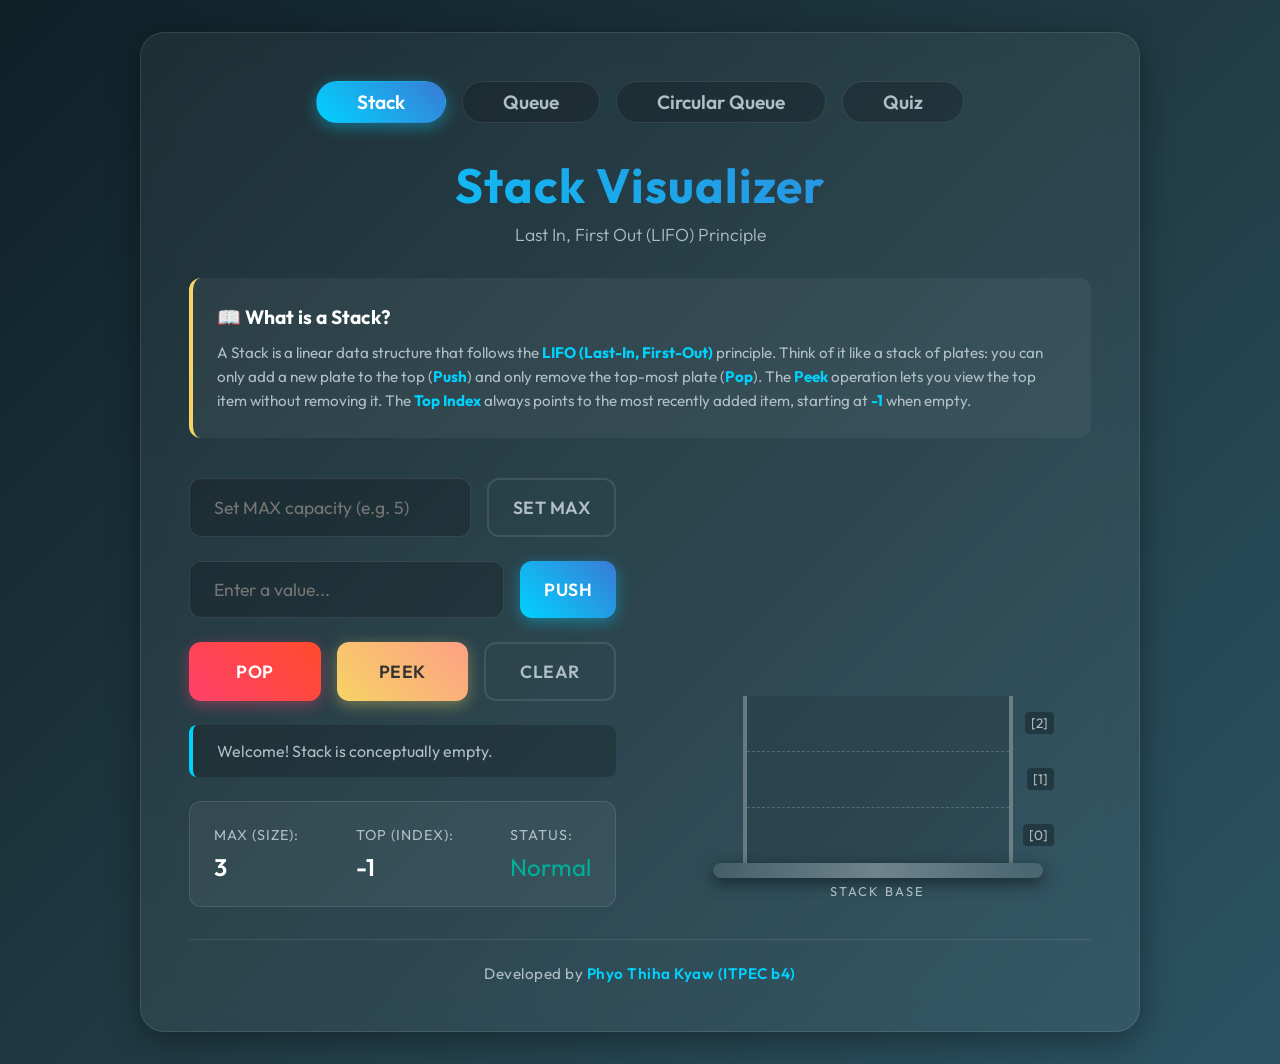
<file: index.html>
<!DOCTYPE html>
<html lang="en">
<head>
    <meta charset="UTF-8">
    <meta name="viewport" content="width=device-width, initial-scale=1.0">
    <title>Stack Data Structure Visualizer</title>
    <link rel="stylesheet" href="style.css">
    <link rel="stylesheet" href="queue.css">
    <link href="https://fonts.googleapis.com/css2?family=Outfit:wght@300;400;600&display=swap" rel="stylesheet">
</head>
<body>
    <div class="container">
        <nav class="nav-tab">
            <a href="index.html" class="nav-btn active">Stack</a>
            <a href="queue.html" class="nav-btn">Queue</a>
            <a href="circular-queue.html" class="nav-btn">Circular Queue</a>
            <a href="quiz.html" class="nav-btn">Quiz</a>
        </nav>
        
        <header>
            <h1>Stack Visualizer</h1>
            <p>Last In, First Out (LIFO) Principle</p>
        </header>

        <div class="theory-box">
            <h3>📖 What is a Stack?</h3>
            <p>A Stack is a linear data structure that follows the <strong>LIFO (Last-In, First-Out)</strong> principle. Think of it like a stack of plates: you can only add a new plate to the top (<strong>Push</strong>) and only remove the top-most plate (<strong>Pop</strong>). The <strong>Peek</strong> operation lets you view the top item without removing it. The <strong>Top Index</strong> always points to the most recently added item, starting at <strong>-1</strong> when empty.</p>
        </div>

        <main>
            <div class="controls-panel">
                <div class="input-group">
                    <input type="number" id="max-input" placeholder="Set MAX capacity (e.g. 5)" min="1" max="15" autocomplete="off">
                    <button id="set-max-btn" class="btn outline">Set MAX</button>
                </div>

                <div class="input-group">
                    <input type="text" id="item-input" placeholder="Enter a value..." autocomplete="off">
                    <button id="push-btn" class="btn primary">Push</button>
                </div>
                
                <div class="action-buttons">
                    <button id="pop-btn" class="btn danger">Pop</button>
                    <button id="peek-btn" class="btn secondary">Peek</button>
                    <button id="clear-btn" class="btn outline">Clear</button>
                </div>
                
                <div class="message-box" id="message-box">
                    Welcome! Stack is conceptually empty.
                </div>
                
                <div class="info-panel">
                    <div class="info-item">
                        <span class="label">MAX (Size):</span>
                        <span id="max-info" class="value">3</span>
                    </div>
                    <div class="info-item">
                        <span class="label">TOP (Index):</span>
                        <span id="top-index" class="value">-1</span>
                    </div>
                    <div class="info-item">
                        <span class="label">Status:</span>
                        <span id="status-info" class="value" style="color: #00b09b;">Normal</span>
                    </div>
                </div>
            </div>

            <div class="stack-display">
                <div class="stack-wrapper">
                    <!-- The items container -->
                    <div class="stack-container" id="stack-container">
                        <!-- Stack compartments will be dynamically injected here -->
                    </div>
                    <div class="stack-base">
                        <span>Stack Base</span>
                    </div>
                </div>
            </div>
        </main>
        
        <footer class="credit-footer">
            Developed by <strong>Phyo Thiha Kyaw (ITPEC b4)</strong>
        </footer>
    </div>
    
    <script src="script.js"></script>
</body>
</html>
</file>
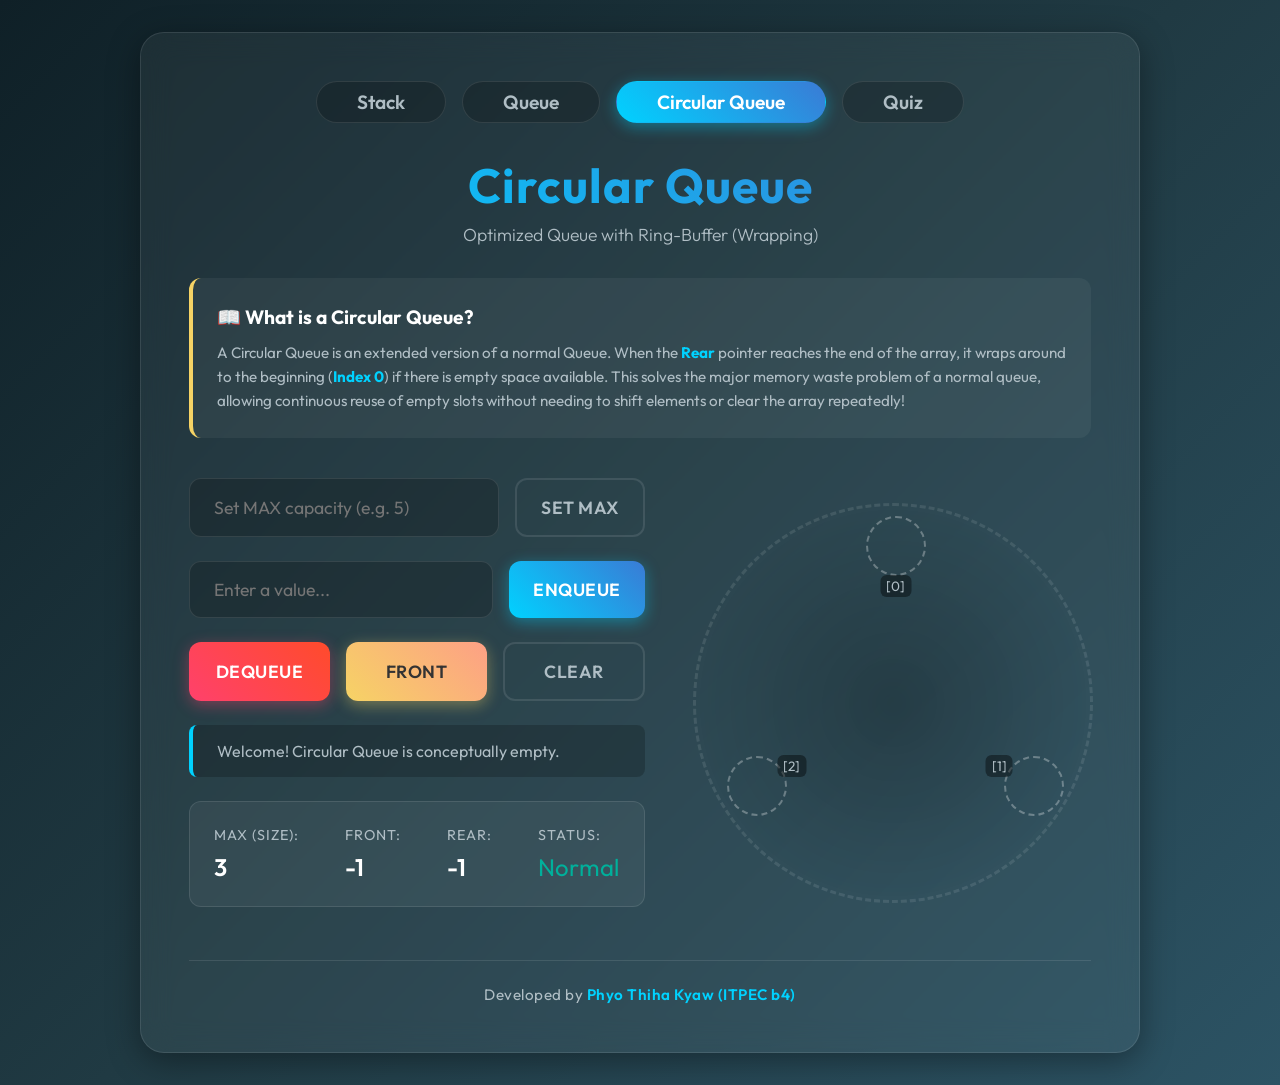
<file: circular-queue.html>
<!DOCTYPE html>
<html lang="en">
<head>
    <meta charset="UTF-8">
    <meta name="viewport" content="width=device-width, initial-scale=1.0">
    <title>Circular Queue Data Structure Visualizer</title>
    <link rel="stylesheet" href="style.css">
    <link rel="stylesheet" href="queue.css">
    <link rel="stylesheet" href="circular-queue.css">
    <link href="https://fonts.googleapis.com/css2?family=Outfit:wght@300;400;600&display=swap" rel="stylesheet">
</head>
<body>
    <div class="container">
        <nav class="nav-tab">
            <a href="index.html" class="nav-btn">Stack</a>
            <a href="queue.html" class="nav-btn">Queue</a>
            <a href="circular-queue.html" class="nav-btn active">Circular Queue</a>
            <a href="quiz.html" class="nav-btn">Quiz</a>
        </nav>
        
        <header>
            <h1>Circular Queue</h1>
            <p>Optimized Queue with Ring-Buffer (Wrapping)</p>
        </header>

        <div class="theory-box">
            <h3>📖 What is a Circular Queue?</h3>
            <p>A Circular Queue is an extended version of a normal Queue. When the <strong>Rear</strong> pointer reaches the end of the array, it wraps around to the beginning (<strong>Index 0</strong>) if there is empty space available. This solves the major memory waste problem of a normal queue, allowing continuous reuse of empty slots without needing to shift elements or clear the array repeatedly!</p>
        </div>

        <main>
            <div class="controls-panel">
                <div class="input-group">
                    <input type="number" id="max-input" placeholder="Set MAX capacity (e.g. 5)" min="1" max="15" autocomplete="off">
                    <button id="set-max-btn" class="btn outline">Set MAX</button>
                </div>

                <div class="input-group">
                    <input type="text" id="item-input" placeholder="Enter a value..." autocomplete="off">
                    <button id="enqueue-btn" class="btn primary">Enqueue</button>
                </div>
                
                <div class="action-buttons">
                    <button id="dequeue-btn" class="btn danger">Dequeue</button>
                    <button id="peek-btn" class="btn secondary">Front</button>
                    <button id="clear-btn" class="btn outline">Clear</button>
                </div>
                
                <div class="message-box" id="message-box">
                    Welcome! Circular Queue is conceptually empty.
                </div>
                
                <div class="info-panel">
                    <div class="info-item">
                        <span class="label">MAX (Size):</span>
                        <span id="max-info" class="value">3</span>
                    </div>
                    <div class="info-item">
                        <span class="label">FRONT:</span>
                        <span id="front-index" class="value">-1</span>
                    </div>
                    <div class="info-item">
                        <span class="label">REAR:</span>
                        <span id="rear-index" class="value">-1</span>
                    </div>
                    <div class="info-item">
                        <span class="label">Status:</span>
                        <span id="status-info" class="value" style="color: #00b09b;">Normal</span>
                    </div>
                </div>
            </div>

            <div class="cq-display">
                <div class="cq-wrapper">
                    <!-- The items container -->
                    <div class="cq-container" id="queue-container">
                        <!-- Queue compartments will be dynamically injected here -->
                    </div>
                </div>
            </div>
        </main>
        
        <footer class="credit-footer">
            Developed by <strong>Phyo Thiha Kyaw (ITPEC b4)</strong>
        </footer>
    </div>
    
    <script src="circular-queue.js"></script>
</body>
</html>
</file>
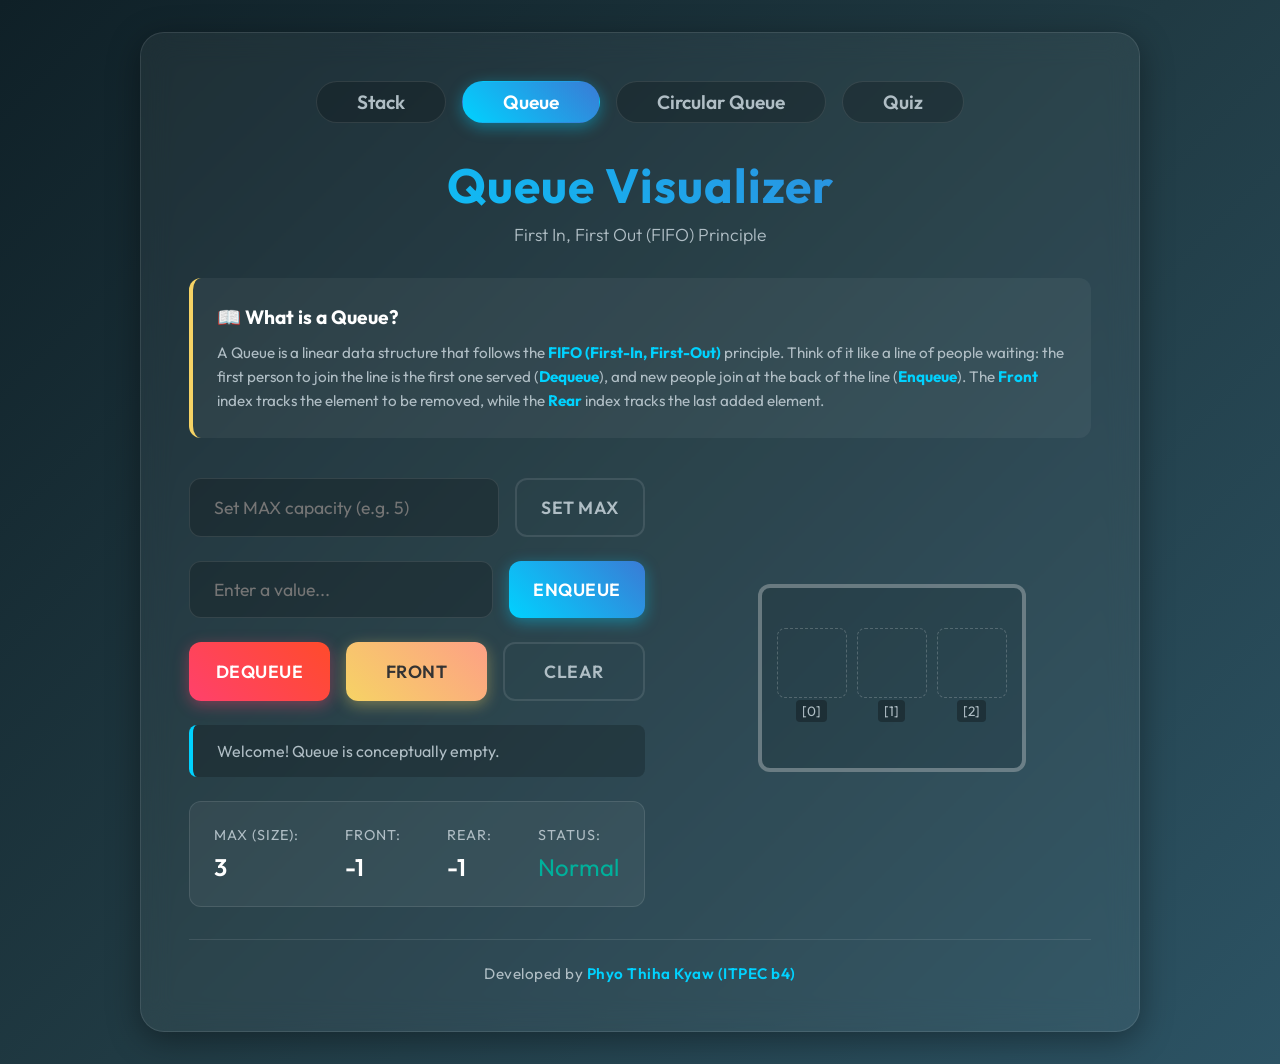
<file: queue.html>
<!DOCTYPE html>
<html lang="en">
<head>
    <meta charset="UTF-8">
    <meta name="viewport" content="width=device-width, initial-scale=1.0">
    <title>Queue Data Structure Visualizer</title>
    <link rel="stylesheet" href="style.css">
    <link rel="stylesheet" href="queue.css">
    <link href="https://fonts.googleapis.com/css2?family=Outfit:wght@300;400;600&display=swap" rel="stylesheet">
</head>
<body>
    <div class="container">
        <nav class="nav-tab">
            <a href="index.html" class="nav-btn">Stack</a>
            <a href="queue.html" class="nav-btn active">Queue</a>
            <a href="circular-queue.html" class="nav-btn">Circular Queue</a>
            <a href="quiz.html" class="nav-btn">Quiz</a>
        </nav>
        
        <header>
            <h1>Queue Visualizer</h1>
            <p>First In, First Out (FIFO) Principle</p>
        </header>

        <div class="theory-box">
            <h3>📖 What is a Queue?</h3>
            <p>A Queue is a linear data structure that follows the <strong>FIFO (First-In, First-Out)</strong> principle. Think of it like a line of people waiting: the first person to join the line is the first one served (<strong>Dequeue</strong>), and new people join at the back of the line (<strong>Enqueue</strong>). The <strong>Front</strong> index tracks the element to be removed, while the <strong>Rear</strong> index tracks the last added element.</p>
        </div>

        <main>
            <div class="controls-panel">
                <div class="input-group">
                    <input type="number" id="max-input" placeholder="Set MAX capacity (e.g. 5)" min="1" max="15" autocomplete="off">
                    <button id="set-max-btn" class="btn outline">Set MAX</button>
                </div>

                <div class="input-group">
                    <input type="text" id="item-input" placeholder="Enter a value..." autocomplete="off">
                    <button id="enqueue-btn" class="btn primary">Enqueue</button>
                </div>
                
                <div class="action-buttons">
                    <button id="dequeue-btn" class="btn danger">Dequeue</button>
                    <button id="peek-btn" class="btn secondary">Front</button>
                    <button id="clear-btn" class="btn outline">Clear</button>
                </div>
                
                <div class="message-box" id="message-box">
                    Welcome! Queue is conceptually empty.
                </div>
                
                <div class="info-panel">
                    <div class="info-item">
                        <span class="label">MAX (Size):</span>
                        <span id="max-info" class="value">3</span>
                    </div>
                    <div class="info-item">
                        <span class="label">FRONT:</span>
                        <span id="front-index" class="value">-1</span>
                    </div>
                    <div class="info-item">
                        <span class="label">REAR:</span>
                        <span id="rear-index" class="value">-1</span>
                    </div>
                    <div class="info-item">
                        <span class="label">Status:</span>
                        <span id="status-info" class="value" style="color: #00b09b;">Normal</span>
                    </div>
                </div>
            </div>

            <div class="queue-display">
                <div class="queue-wrapper">
                    <!-- The items container -->
                    <div class="queue-container" id="queue-container">
                        <!-- Queue compartments will be dynamically injected here -->
                    </div>
                </div>
            </div>
        </main>
        
        <footer class="credit-footer">
            Developed by <strong>Phyo Thiha Kyaw (ITPEC b4)</strong>
        </footer>
    </div>
    
    <script src="queue.js"></script>
</body>
</html>
</file>
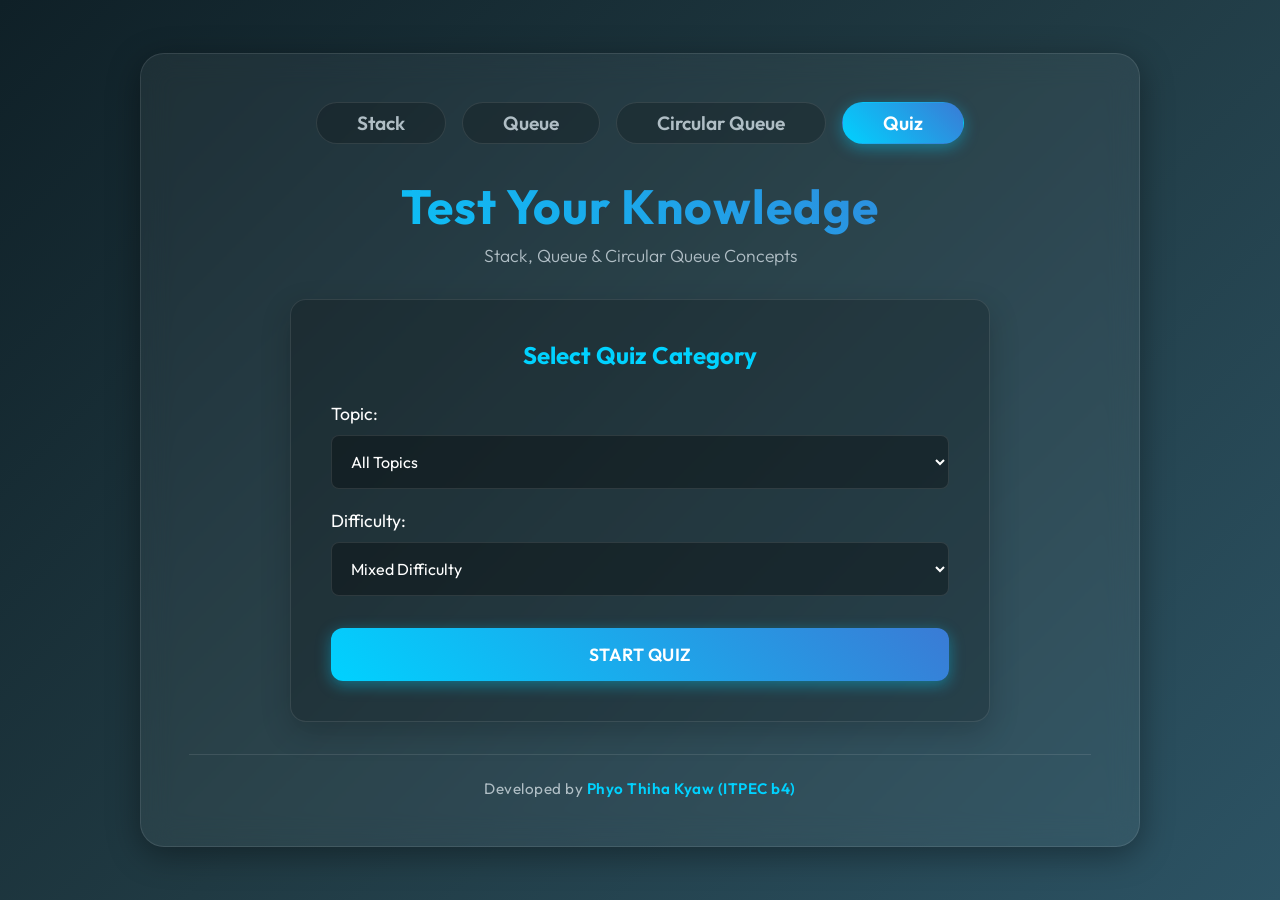
<file: quiz.html>
<!DOCTYPE html>
<html lang="en">
<head>
    <meta charset="UTF-8">
    <meta name="viewport" content="width=device-width, initial-scale=1.0">
    <title>Data Structures Quiz</title>
    <link rel="stylesheet" href="style.css">
    <link rel="stylesheet" href="queue.css">
    <link rel="stylesheet" href="quiz.css">
    <link href="https://fonts.googleapis.com/css2?family=Outfit:wght@300;400;600&display=swap" rel="stylesheet">
</head>
<body>
    <div class="container">
        <nav class="nav-tab">
            <a href="index.html" class="nav-btn">Stack</a>
            <a href="queue.html" class="nav-btn">Queue</a>
            <a href="circular-queue.html" class="nav-btn">Circular Queue</a>
            <a href="quiz.html" class="nav-btn active">Quiz</a>
        </nav>
        
        <header>
            <h1>Test Your Knowledge</h1>
            <p>Stack, Queue & Circular Queue Concepts</p>
        </header>

        <main class="quiz-main">
            <div id="setup-container" class="quiz-box">
                <h2 style="margin-bottom: 2rem; color: var(--primary); text-align: center;">Select Quiz Category</h2>
                <div class="category-selectors" style="display:flex; flex-direction:column; gap:20px; margin-bottom: 2rem;">
                    <div>
                        <label style="color:var(--text); margin-bottom:10px; display:block; font-size: 1.1rem;">Topic:</label>
                        <select id="topic-select" class="input-field" style="width:100%; padding: 15px; border-radius: 8px; background: rgba(0,0,0,0.3); color: white; border: 1px solid var(--glass-border); font-family: 'Outfit', sans-serif; font-size: 1rem;">
                            <option value="All">All Topics</option>
                            <option value="Stack">Stack</option>
                            <option value="Queue">Queue</option>
                            <option value="Circular Queue">Circular Queue</option>
                        </select>
                    </div>
                    <div>
                        <label style="color:var(--text); margin-bottom:10px; display:block; font-size: 1.1rem;">Difficulty:</label>
                        <select id="difficulty-select" class="input-field" style="width:100%; padding: 15px; border-radius: 8px; background: rgba(0,0,0,0.3); color: white; border: 1px solid var(--glass-border); font-family: 'Outfit', sans-serif; font-size: 1rem;">
                            <option value="All">Mixed Difficulty</option>
                            <option value="Basic">Basic</option>
                            <option value="Intermediate">Intermediate</option>
                            <option value="Advanced">Advanced</option>
                        </select>
                    </div>
                </div>
                <button id="start-btn" class="btn primary" style="width:100%; padding: 15px; font-size: 1.1rem;">Start Quiz</button>
            </div>
            
            <div id="quiz-container" class="quiz-box hidden">
                <div class="quiz-header">
                    <span id="question-count">Question 1 of 5</span>
                    <span id="question-badge" style="background: var(--primary); padding: 4px 12px; border-radius: 12px; font-size: 0.85rem; font-weight: bold; color: white;">Basic | Stack</span>
                    <span id="score">Score: 0</span>
                </div>
                
                <div class="question-section">
                    <h2 id="question-text">What principle does a Stack follow?</h2>
                </div>
                
                <div class="options-section" id="options">
                    <!-- Options will be injected here -->
                </div>
                
                <div class="quiz-footer">
                    <button id="next-btn" class="btn primary hidden">Next Question</button>
                </div>
            </div>

            <div id="result-container" class="quiz-box hidden">
                <h2 id="result-title">Quiz Completed!</h2>
                <div class="score-display">
                    <div class="score-circle">
                        <span id="final-score">5/5</span>
                    </div>
                </div>
                <p id="result-message">Perfect score! You are a Data Structures master!</p>
                <div class="quiz-footer">
                    <button id="restart-btn" class="btn primary" style="width:100%">Restart Quiz</button>
                </div>
            </div>
        </main>
        
        <footer class="credit-footer">
            Developed by <strong>Phyo Thiha Kyaw (ITPEC b4)</strong>
        </footer>
    </div>
    
    <script src="quiz.js"></script>
</body>
</html>
</file>
<file: style.css>
:root {
    --bg-gradient: linear-gradient(135deg, #0f2027, #203a43, #2c5364);
    --glass-bg: rgba(255, 255, 255, 0.05);
    --glass-border: rgba(255, 255, 255, 0.1);
    --glass-shadow: 0 8px 32px 0 rgba(0, 0, 0, 0.37);
    --primary: #00d2ff;
    --primary-hover: #3a7bd5;
    --danger: #ff416c;
    --danger-hover: #ff4b2b;
    --secondary: #f6d365;
    --secondary-hover: #fda085;
    --text: #ffffff;
    --text-muted: #b0bec5;
    --item-bg: linear-gradient(90deg, #1cb5e0, #000851);
    --item-border: rgba(255, 255, 255, 0.2);
}

* {
    margin: 0;
    padding: 0;
    box-sizing: border-box;
    font-family: 'Outfit', sans-serif;
}

body {
    background: var(--bg-gradient);
    color: var(--text);
    min-height: 100vh;
    display: flex;
    justify-content: center;
    align-items: center;
    overflow-x: hidden;
    padding: 2rem 0;
}

.container {
    width: 95%;
    max-width: 1000px;
    background: var(--glass-bg);
    backdrop-filter: blur(15px);
    -webkit-backdrop-filter: blur(15px);
    border: 1px solid var(--glass-border);
    border-radius: 24px;
    padding: 3rem;
    box-shadow: var(--glass-shadow);
}

header {
    text-align: center;
    margin-bottom: 2rem;
}

h1 {
    font-size: 3rem;
    background: linear-gradient(45deg, var(--primary), var(--primary-hover));
    -webkit-background-clip: text;
    background-clip: text;
    -webkit-text-fill-color: transparent;
    margin-bottom: 0.5rem;
    letter-spacing: 1px;
}

header p {
    color: var(--text-muted);
    font-size: 1.1rem;
    font-weight: 300;
}

/* Theory Box */
.theory-box {
    background: rgba(255, 255, 255, 0.05);
    border-left: 4px solid var(--secondary);
    padding: 1.5rem;
    border-radius: 12px;
    margin-bottom: 2.5rem;
    font-size: 0.95rem;
    line-height: 1.6;
    color: var(--text-muted);
}

.theory-box h3 {
    color: var(--text);
    margin-bottom: 0.5rem;
    font-size: 1.2rem;
    display: flex;
    align-items: center;
    gap: 0.5rem;
}

.theory-box strong {
    color: var(--primary);
}

main {
    display: grid;
    grid-template-columns: 1fr 1fr;
    gap: 3rem;
    align-items: flex-start;
}

/* Controls Panel */
.controls-panel {
    display: flex;
    flex-direction: column;
    gap: 1.5rem;
}

.input-group {
    display: flex;
    gap: 1rem;
}

input[type="text"], input[type="number"] {
    flex: 1;
    padding: 1rem 1.5rem;
    border-radius: 12px;
    border: 1px solid var(--glass-border);
    background: rgba(0, 0, 0, 0.2);
    color: var(--text);
    font-size: 1.1rem;
    outline: none;
    transition: all 0.3s ease;
}

input[type="text"]:focus, input[type="number"]:focus {
    border-color: var(--primary);
    box-shadow: 0 0 15px rgba(0, 210, 255, 0.3);
}

.btn {
    padding: 1rem 1.5rem;
    border-radius: 12px;
    border: none;
    font-size: 1.1rem;
    font-weight: 600;
    cursor: pointer;
    transition: transform 0.2s ease, box-shadow 0.2s ease, filter 0.2s ease;
    color: white;
    text-transform: uppercase;
    letter-spacing: 0.5px;
}

.btn:active {
    transform: scale(0.95);
}

.primary {
    background: linear-gradient(45deg, var(--primary), var(--primary-hover));
    box-shadow: 0 4px 15px rgba(0, 210, 255, 0.4);
}

.primary:hover {
    filter: brightness(1.1);
}

.action-buttons {
    display: grid;
    grid-template-columns: repeat(3, 1fr);
    gap: 1rem;
}

.danger {
    background: linear-gradient(45deg, var(--danger), var(--danger-hover));
    box-shadow: 0 4px 15px rgba(255, 65, 108, 0.4);
}
.danger:hover { filter: brightness(1.1); }

.secondary {
    background: linear-gradient(45deg, var(--secondary), var(--secondary-hover));
    box-shadow: 0 4px 15px rgba(246, 211, 101, 0.4);
    color: #333;
}
.secondary:hover { filter: brightness(1.1); }

.outline {
    background: transparent;
    border: 2px solid var(--glass-border);
    color: var(--text-muted);
}
.outline:hover {
    border-color: var(--text);
    color: var(--text);
}

/* Info and Messages */
.message-box {
    background: rgba(0, 0, 0, 0.2);
    border-left: 4px solid var(--primary);
    padding: 1rem 1.5rem;
    border-radius: 8px;
    font-size: 1rem;
    color: var(--text-muted);
    min-height: 3rem;
    display: flex;
    align-items: center;
    transition: all 0.3s ease;
}

.message-box.error {
    border-left-color: var(--danger);
    color: #ff8a8a;
}

.message-box.success {
    border-left-color: #00b09b;
    color: #a8ffb5;
}

.info-panel {
    display: flex;
    justify-content: space-between;
    background: var(--glass-bg);
    border: 1px solid var(--glass-border);
    padding: 1.5rem;
    border-radius: 12px;
}

.info-item {
    display: flex;
    flex-direction: column;
    gap: 0.5rem;
}

.label {
    font-size: 0.9rem;
    color: var(--text-muted);
    text-transform: uppercase;
    letter-spacing: 1px;
}

.value {
    font-size: 1.5rem;
    font-weight: 600;
    color: var(--text);
}

/* Stack Display */
.stack-display {
    display: flex;
    justify-content: center;
    align-items: flex-end; /* Align to the floor */
    min-height: 400px;
}

.stack-wrapper {
    width: 300px;
    display: flex;
    flex-direction: column;
    align-items: center;
}

.stack-base {
    width: 110%;
    height: 15px;
    background: linear-gradient(90deg, rgba(255,255,255,0.1), rgba(255,255,255,0.3), rgba(255,255,255,0.1));
    border-radius: 10px;
    display: flex;
    justify-content: center;
    align-items: center;
    box-shadow: 0 5px 15px rgba(0,0,0,0.5);
    position: relative;
    z-index: 2;
}

.stack-base span {
    position: absolute;
    top: 20px;
    font-size: 0.8rem;
    color: var(--text-muted);
    text-transform: uppercase;
    letter-spacing: 2px;
}

.stack-container {
    width: 90%;
    display: flex;
    flex-direction: column-reverse; /* Slots stack bottom to top! */
    align-items: center;
    border-left: 4px solid rgba(255, 255, 255, 0.3);
    border-right: 4px solid rgba(255, 255, 255, 0.3);
    border-bottom: 0;
    border-top: 0;
    transition: all 0.3s;
    background: rgba(0,0,0,0.1); /* Slight indent for compartments */
}

/* Stack Compartments */
.stack-slot {
    width: 100%;
    min-height: 55px; /* height of a compartment */
    border-bottom: 1px dashed rgba(255,255,255,0.2);
    display: flex;
    align-items: center;
    position: relative;
    padding: 0;
}

.stack-slot:first-child {
    border-bottom: none;
}

.slot-index {
    position: absolute;
    right: -45px; /* Array index on the right outside */
    color: var(--text-muted);
    font-size: 0.85rem;
    background: rgba(0,0,0,0.3);
    padding: 2px 6px;
    border-radius: 4px;
}

.slot-content {
    flex: 1;
    display: flex;
    justify-content: center;
    align-items: center;
    min-height: 55px;
}

/* Redefine stack item to just fill inside the slot-content */
.stack-item {
    width: 96%;
    padding: 0.6rem;
    background: var(--item-bg);
    border: 1px solid var(--item-border);
    border-radius: 6px;
    text-align: center;
    font-weight: 600;
    font-size: 1.1rem;
    box-shadow: 0 4px 10px rgba(0,0,0,0.3);
    /* Animation base */
    opacity: 0;
    animation: dropIn 0.5s cubic-bezier(0.34, 1.56, 0.64, 1) forwards;
}

/* Top pointer */
.stack-slot.active-top::before {
    content: 'TOP ➔';
    position: absolute;
    left: -85px; /* Left of the box */
    top: 50%;
    transform: translateY(-50%);
    color: var(--primary);
    font-weight: 800;
    font-size: 1.1rem;
    white-space: nowrap;
    animation: pointRight 0.8s infinite alternate;
}

@keyframes pointRight {
    from { transform: translate(-10px, -50%); }
    to { transform: translate(0, -50%); }
}

.stack-item.popping {
    animation: popOutTop 0.45s cubic-bezier(0.36, 0, 0.66, -0.56) forwards;
}

.stack-item.peeking {
    animation: pulse 1s infinite alternate;
    border: 2px solid var(--secondary);
}

@keyframes dropIn {
    0% {
        opacity: 0;
        transform: translateY(-350px);
    }
    40% {
        opacity: 1;
    }
    100% {
        opacity: 1;
        transform: translateY(0);
    }
}

@keyframes popOutTop {
    0% {
        opacity: 1;
        transform: translateY(0);
    }
    100% {
        opacity: 0;
        transform: translateY(-350px);
    }
}

@keyframes pulse {
    from { box-shadow: 0 0 10px rgba(246, 211, 101, 0.2); }
    to { box-shadow: 0 0 20px rgba(246, 211, 101, 0.8); }
}

/* Credit Footer */
.credit-footer {
    text-align: center;
    margin-top: 2rem;
    font-size: 0.95rem;
    color: var(--text-muted);
    letter-spacing: 0.5px;
    border-top: 1px solid var(--glass-border);
    padding-top: 1.5rem;
}

.credit-footer strong {
    color: var(--primary);
    font-weight: 600;
}

/* Responsive */
/* Responsive */
@media (max-width: 768px) {
    .container {
        width: 100%;
        padding: 1rem;
        border-radius: 0;
        border: none;
        box-shadow: none;
    }
    main {
        display: flex;
        flex-direction: row;
        align-items: flex-start;
        gap: 0.5rem;
    }
    .controls-panel {
        flex: 1.25;
    }
    .stack-display {
        flex: 1;
        min-height: 250px;
        margin-top: 0;
    }
    h1 {
        font-size: 2rem;
    }
    .info-panel {
        flex-direction: column;
        align-items: flex-start;
        gap: 0.8rem;
        padding: 0.8rem;
    }
    .label { font-size: 0.75rem; }
    .value { font-size: 1.2rem; }
    .action-buttons {
        grid-template-columns: 1fr;
    }
    .input-group {
        flex-direction: column;
        gap: 0.5rem;
    }
    input[type="text"], input[type="number"], .btn {
        padding: 0.6rem;
        font-size: 0.9rem;
    }
    .stack-wrapper {
        width: 105px;
    }
    .stack-item {
        padding: 0.3rem;
        font-size: 0.9rem;
    }
    .stack-slot.active-top::before {
        left: -38px;
        font-size: 0.7rem;
        content: 'TOP ➔';
    }
    .slot-index {
        right: -25px;
        font-size: 0.7rem;
        padding: 2px 4px;
    }
    .theory-box {
        padding: 1rem;
        margin-bottom: 1.5rem;
    }
}

@media (max-width: 400px) {
    main { gap: 0.2rem; }
    .controls-panel { flex: 1.4; }
    .stack-display { flex: 0.8; }
    .stack-wrapper { width: 85px; }
    .stack-slot.active-top::before {
        left: -32px;
        font-size: 0.6rem;
    }
    .slot-index {
        right: -20px;
        font-size: 0.6rem;
    }
}
</file>
<file: queue.css>
/* Navigation Tab */
.nav-tab {
    display: flex;
    justify-content: center;
    gap: 1rem;
    margin-bottom: 2rem;
}

.nav-btn {
    text-decoration: none;
    color: var(--text-muted);
    font-size: 1.2rem;
    font-weight: 600;
    padding: 0.5rem 2.5rem;
    border-radius: 30px;
    background: rgba(0, 0, 0, 0.2);
    transition: all 0.3s ease;
    border: 1px solid var(--glass-border);
}

.nav-btn:hover {
    color: var(--text);
    background: rgba(255, 255, 255, 0.1);
}

.nav-btn.active {
    background: linear-gradient(45deg, var(--primary), var(--primary-hover));
    color: white;
    box-shadow: 0 4px 15px rgba(0, 210, 255, 0.4);
    border-color: transparent;
}

/* Queue Specific Styles */
.queue-display {
    display: flex;
    justify-content: center;
    align-items: center;
    min-height: 400px;
    width: 100%;
}

.queue-wrapper {
    display: flex;
    flex-direction: column;
    align-items: center;
    width: 100%;
    max-width: 100%;
}

.queue-container {
    display: flex;
    flex-direction: row;
    align-items: center;
    background: rgba(0, 0, 0, 0.1);
    border: 4px solid rgba(255, 255, 255, 0.3);
    border-radius: 12px;
    padding: 40px 15px 70px 15px;
    /* enough space for pointers (top and bottom) */
    gap: 10px;
    min-height: 120px;
    max-width: 100%;
    overflow-x: auto;
    overflow-y: hidden;
}

/* Scrollbar for Queue Container */
.queue-container::-webkit-scrollbar {
    height: 8px;
}

.queue-container::-webkit-scrollbar-track {
    background: rgba(0, 0, 0, 0.1);
    border-radius: 4px;
}

.queue-container::-webkit-scrollbar-thumb {
    background: rgba(255, 255, 255, 0.3);
    border-radius: 4px;
}

.queue-slot {
    width: 70px;
    min-width: 70px;
    height: 70px;
    border: 1px dashed rgba(255, 255, 255, 0.2);
    display: flex;
    justify-content: center;
    align-items: center;
    position: relative;
    border-radius: 8px;
}

.queue-slot-index {
    position: absolute;
    bottom: -25px;
    color: var(--text-muted);
    font-size: 0.85rem;
    background: rgba(0, 0, 0, 0.3);
    padding: 2px 6px;
    border-radius: 4px;
}

.queue-pointer {
    position: absolute;
    top: -28px;
    font-size: 0.8rem;
    font-weight: 800;
    white-space: nowrap;
    text-align: center;
    padding: 2px 6px;
    border-radius: 4px;
    background: rgba(0, 0, 0, 0.6);
    z-index: 10;
    transition: all 0.3s;
}

.queue-pointer.front-ptr {
    color: var(--danger);
}

.queue-pointer.rear-ptr {
    color: var(--primary);
    top: auto;
    bottom: -55px;
    /* Rear at bottom, Front at top */
}

.slot-content {
    width: 100%;
    height: 100%;
}

.queue-item {
    width: 100%;
    height: 100%;
    display: flex;
    justify-content: center;
    align-items: center;
    background: var(--item-bg);
    border: 1px solid var(--item-border);
    border-radius: 6px;
    font-weight: 600;
    font-size: 1.1rem;
    box-shadow: 0 4px 10px rgba(0, 0, 0, 0.3);
    opacity: 0;
    animation: slideInRight 0.5s cubic-bezier(0.34, 1.56, 0.64, 1) forwards;
}

.queue-item.dequeuing {
    animation: slideOutLeft 0.45s cubic-bezier(0.36, 0, 0.66, -0.56) forwards;
}

.queue-item.peeking {
    animation: pulse 1s infinite alternate;
    border: 2px solid var(--secondary);
}

@keyframes slideInRight {
    0% {
        opacity: 0;
        transform: translateX(100px);
    }

    100% {
        opacity: 1;
        transform: translateX(0);
    }
}

@keyframes slideOutLeft {
    0% {
        opacity: 1;
        transform: translateX(0);
    }

    100% {
        opacity: 0;
        transform: translateX(-100px);
    }
}

@media (max-width: 768px) {
    .nav-tab {
        flex-wrap: wrap;
        gap: 0.5rem;
    }

    .nav-btn {
        flex: 1 1 40%;
        text-align: center;
        padding: 0.6rem;
        font-size: 0.9rem;
    }

    main {
        display: flex;
        flex-direction: column;
        gap: 1rem;
    }

    .queue-display {
        min-height: 200px;
        order: 2;
        /* below controls */
        padding-top: 1rem;
    }

    .controls-panel {
        order: 1;
        flex: unset;
        width: 100%;
    }

    .queue-container {
        padding: 30px 10px 55px 10px;
        gap: 5px;
    }

    .queue-slot {
        width: 55px;
        min-width: 55px;
        height: 55px;
    }

    .queue-item {
        font-size: 0.95rem;
    }

    .queue-pointer {
        font-size: 0.65rem;
    }

    .queue-pointer.front-ptr {
        top: -24px;
    }

    .queue-pointer.rear-ptr {
        bottom: -45px;
    }
}
</file>
<file: circular-queue.css>
/* Circular Queue Specific Styles */
.cq-display {
    display: flex;
    justify-content: center;
    align-items: center;
    min-height: 450px;
    width: 100%;
}

.cq-container {
    position: relative;
    width: 400px;
    height: 400px;
    border-radius: 50%;
    /* Optional: a faint ring to show the circle */
    border: 3px dashed rgba(255, 255, 255, 0.1);
    background: radial-gradient(circle, rgba(0,0,0,0.2) 0%, rgba(0,0,0,0) 70%);
}

.cq-slot {
    position: absolute;
    width: 60px;
    height: 60px;
    border: 2px dashed rgba(255,255,255,0.3);
    border-radius: 50%;
    display: flex;
    justify-content: center;
    align-items: center;
    transition: all 0.5s ease;
}

.cq-slot-index {
    position: absolute;
    color: var(--text-muted);
    font-size: 0.85rem;
    background: rgba(0,0,0,0.4);
    padding: 2px 6px;
    border-radius: 6px;
    white-space: nowrap;
}

.cq-pointer {
    position: absolute;
    font-size: 0.75rem;
    font-weight: 800;
    white-space: nowrap;
    text-align: center;
    padding: 3px 6px;
    border-radius: 4px;
    background: rgba(0,0,0,0.8);
    z-index: 10;
    transition: all 0.3s;
}

.cq-pointer.front-ptr {
    color: var(--danger);
    border: 1px solid var(--danger);
}

.cq-pointer.rear-ptr {
    color: var(--primary);
    border: 1px solid var(--primary);
}

.slot-content {
    width: 100%;
    height: 100%;
    display: flex;
    justify-content: center;
    align-items: center;
}

.queue-item {
    width: 100%;
    height: 100%;
    display: flex;
    justify-content: center;
    align-items: center;
    background: var(--item-bg);
    border: 1px solid var(--item-border);
    border-radius: 50%; /* Circle items! */
    font-weight: 600;
    font-size: 1.1rem;
    box-shadow: 0 4px 10px rgba(0,0,0,0.3);
    opacity: 0;
    animation: popIn 0.4s cubic-bezier(0.34, 1.56, 0.64, 1) forwards;
}

.queue-item.dequeuing {
    animation: popOut 0.4s cubic-bezier(0.36, 0, 0.66, -0.56) forwards;
}

.queue-item.peeking {
    animation: pulse 1s infinite alternate;
    border: 2px solid var(--secondary);
}

@keyframes popIn {
    0% { opacity: 0; transform: scale(0); }
    100% { opacity: 1; transform: scale(1); }
}

@keyframes popOut {
    0% { opacity: 1; transform: scale(1); }
    100% { opacity: 0; transform: scale(0); }
}

@media (max-width: 768px) {
    .cq-container {
        width: 300px;
        height: 300px;
    }
    .cq-slot {
        width: 45px;
        height: 45px;
    }
    .queue-item {
        font-size: 0.9rem;
    }
}
</file>
<file: quiz.css>
/* Quiz Specific Styles */
.quiz-main {
    display: flex;
    justify-content: center;
    align-items: center;
    min-height: 400px;
    width: 100%;
}

.quiz-box {
    background: rgba(0, 0, 0, 0.2);
    border: 1px solid var(--glass-border);
    border-radius: 16px;
    padding: 2.5rem;
    width: 100%;
    max-width: 700px;
    box-shadow: 0 10px 30px rgba(0,0,0,0.2);
    transition: all 0.3s ease;
}

.quiz-header {
    display: flex;
    justify-content: space-between;
    font-size: 1rem;
    color: var(--text-muted);
    margin-bottom: 1.5rem;
    padding-bottom: 1rem;
    border-bottom: 1px dashed rgba(255,255,255,0.2);
}

#score {
    font-weight: 600;
    color: var(--primary);
}

.question-section h2 {
    font-size: 1.5rem;
    margin-bottom: 2rem;
    line-height: 1.5;
    color: var(--text);
}

.options-section {
    display: flex;
    flex-direction: column;
    gap: 1rem;
    margin-bottom: 2rem;
}

.question-section pre {
    background: rgba(0, 0, 0, 0.4);
    padding: 1rem;
    border-radius: 8px;
    margin-top: 1rem;
    text-align: left;
    overflow-x: auto;
    font-family: 'Courier New', Courier, monospace;
    font-size: 1.1rem;
    border: 1px solid rgba(255, 255, 255, 0.1);
}

.question-section code {
    color: #a8ffb5;
    font-family: 'Courier New', Courier, monospace;
}

.option-btn {
    width: 100%;
    text-align: left;
    padding: 1rem 1.5rem;
    background: rgba(255,255,255,0.05);
    border: 1px solid rgba(255,255,255,0.1);
    border-radius: 10px;
    color: var(--text);
    font-size: 1.1rem;
    cursor: pointer;
    transition: all 0.2s ease;
    display: flex;
    justify-content: space-between;
    align-items: center;
}

.option-btn:hover:not(:disabled) {
    background: rgba(255,255,255,0.15);
    border-color: var(--primary);
    transform: translateX(5px);
}

.option-btn:disabled {
    cursor: not-allowed;
    opacity: 0.8;
}

.option-btn.correct {
    background: rgba(0, 176, 155, 0.2);
    border-color: #00b09b;
    color: #a8ffb5;
}

.option-btn.wrong {
    background: rgba(255, 65, 108, 0.2);
    border-color: var(--danger);
    color: #ff8a8a;
}

.option-icon {
    font-size: 1.2rem;
}

.quiz-footer {
    display: flex;
    justify-content: flex-end;
}

.hidden {
    display: none !important;
}

/* Result Container Styles */
#result-container {
    text-align: center;
}

#result-title {
    font-size: 2rem;
    margin-bottom: 2rem;
    color: var(--primary);
}

.score-display {
    display: flex;
    justify-content: center;
    margin-bottom: 2rem;
}

.score-circle {
    width: 150px;
    height: 150px;
    border-radius: 50%;
    background: linear-gradient(135deg, var(--primary), var(--secondary));
    display: flex;
    justify-content: center;
    align-items: center;
    box-shadow: 0 0 20px rgba(0, 210, 255, 0.4);
    padding: 10px;
}

#final-score {
    width: 100%;
    height: 100%;
    background: var(--bg-gradient);
    border-radius: 50%;
    display: flex;
    justify-content: center;
    align-items: center;
    font-size: 2.5rem;
    font-weight: 800;
    color: white;
}

#result-message {
    font-size: 1.2rem;
    color: var(--text-muted);
    margin-bottom: 2rem;
}

@media (max-width: 768px) {
    .quiz-box {
        padding: 1.5rem;
    }
    .question-section h2 {
        font-size: 1.2rem;
    }
    .option-btn {
        font-size: 1rem;
        padding: 0.8rem 1rem;
    }
}
</file>
